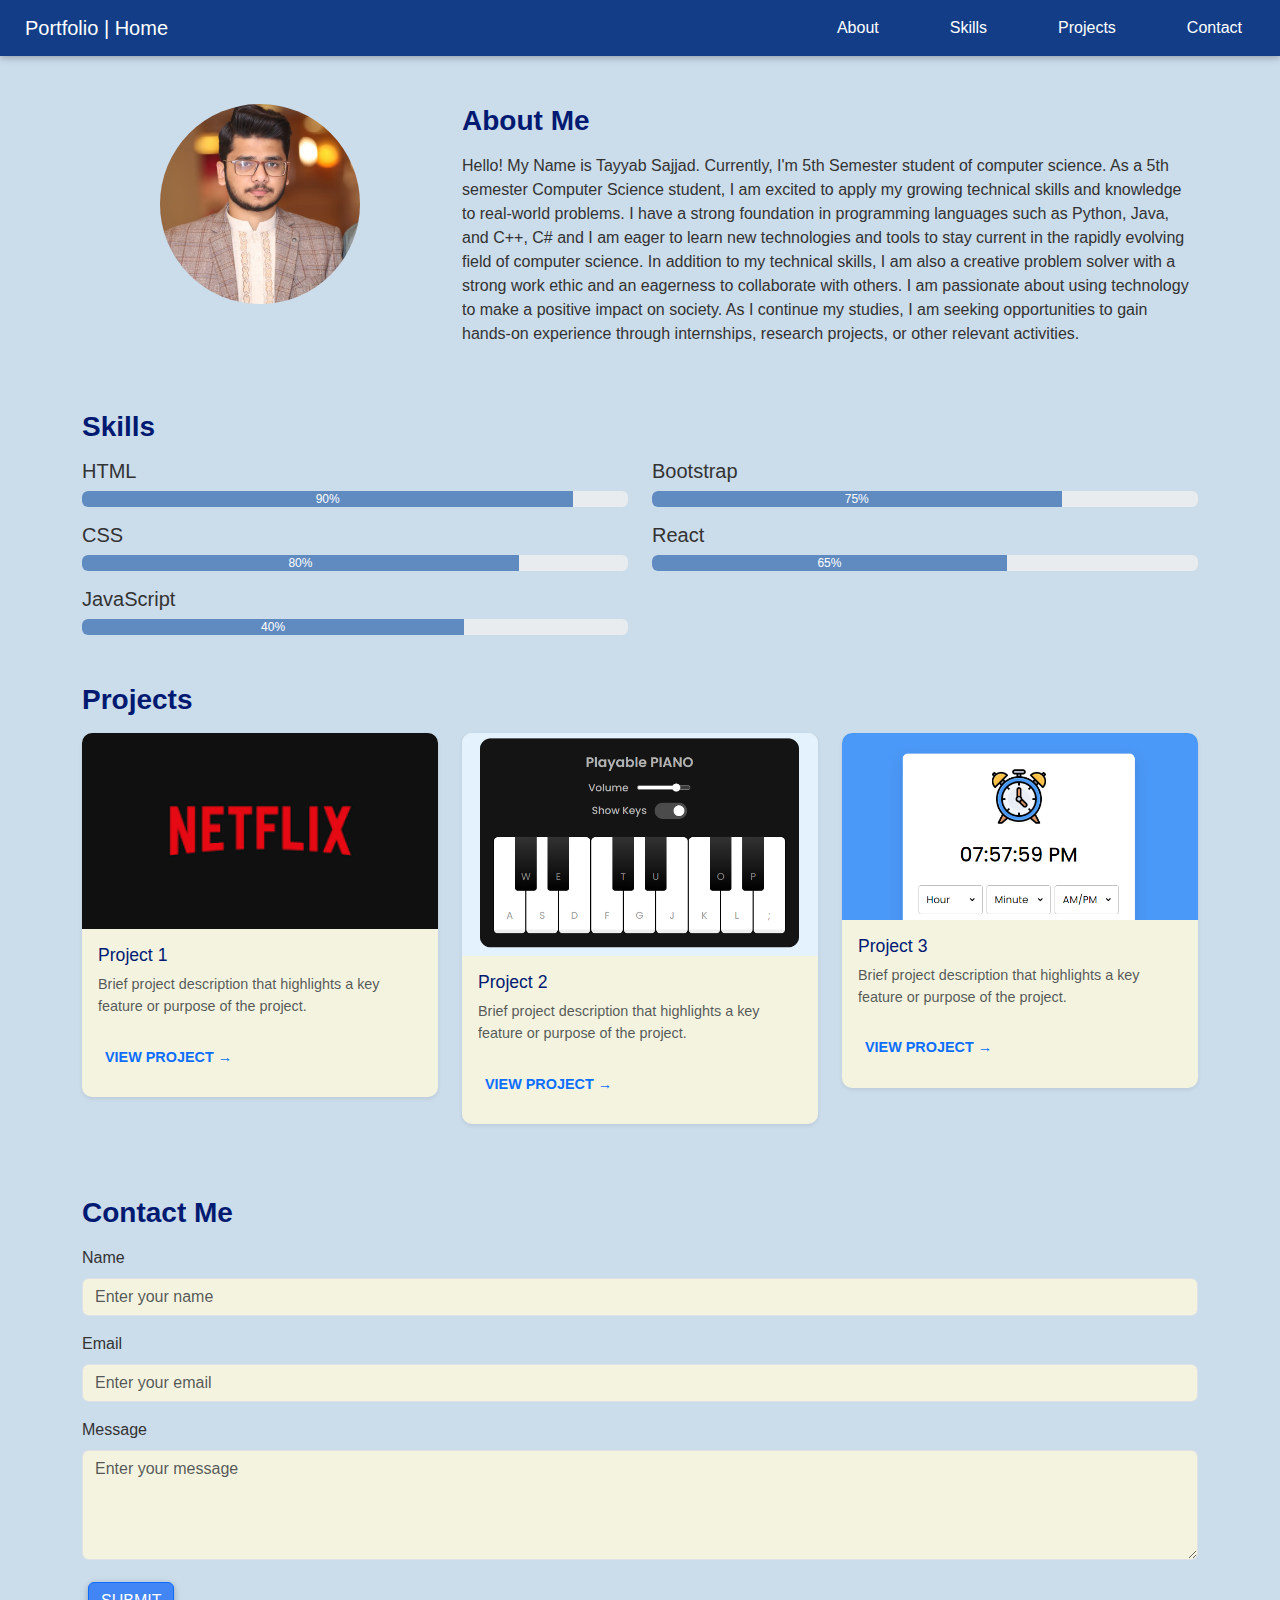
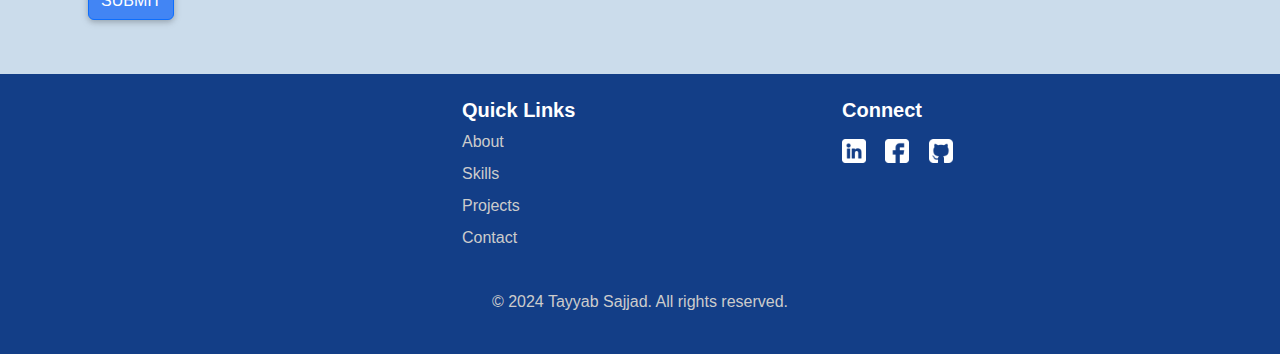
<file: index.html>
<!DOCTYPE html>
<html lang="en">
  <head>
    <meta charset="UTF-8" />
    <meta name="viewport" content="width=device-width, initial-scale=1.0" />
    <link rel="stylesheet" href="./CSS/bootstrap.css" />
    <link rel="stylesheet" href="./CSS/mdb.css" />
    <link rel="stylesheet" href="./CSS/style.css" />
    <link rel="shortcut icon" href="images/suitcase.png" type="image/x-icon">

    <link
      rel="stylesheet"
      href="https://cdnjs.cloudflare.com/ajax/libs/font-awesome/6.6.0/css/all.min.css"
      integrity="sha512-Kc323vGBEqzTmouAECnVceyQqyqdsSiqLQISBL29aUW4U/M7pSPA/gEUZQqv1cwx4OnYxTxve5UMg5GT6L4JJg=="
      crossorigin="anonymous"
      referrerpolicy="no-referrer"
    />
    <!-- Latest compiled and minified CSS -->
<link href="https://cdn.jsdelivr.net/npm/bootstrap@5.3.3/dist/css/bootstrap.min.css" rel="stylesheet">

<!-- Latest compiled JavaScript -->
<script src="https://cdn.jsdelivr.net/npm/bootstrap@5.3.3/dist/js/bootstrap.bundle.min.js"></script>
    <title>My Portfolio</title>
    <style>
      /* Custom styling inspired by Ulster University's website */
      body {
        font-family: Arial, sans-serif;
        color: #333;
        background-color: #CBDCEB;
      }
      
      .navbar {
        background-color: #133E87; /* Dark blue color */
      }
      .navbar-brand,
      .nav-link {
        color: #fff;
        margin-left: 25px;
        margin-right: 30px;
      }
      .navbar-toggler {
        border-color: #fff;
      }
      .section-title {
        color: #001a72;
        font-weight: bold;
        font-size: 1.75rem;
        margin-bottom: 1rem;
      }
      .profile-pic {
        width: 200px;
        height: 200px;
        border-radius: 50%;
        object-fit: cover;
      }
      .progress-bar {
        background-color: #608BC1;
      }
      /* Card Styling */
      .card {
    border: none;
    border-radius: 10px; /* No rounded corners for a sharper, cleaner look */
    transition: transform 0.2s ease-in-out;
    background-color: #F3F3E0;
  }
  .card:hover {
    transform: scale(1.03); /* Slight hover effect for interactivity */
    box-shadow: 0 4px 20px rgba(0, 0, 0, 0.1); /* Subtle shadow on hover */
  }
  .card-img-top {
    border-top-left-radius: 10px; /* Make sure image does not have rounded corners */
    border-top-right-radius: 10px;
  }
  .card-title {
    font-size: 1.1rem;
    font-weight: bold;
    color: #001a72;
  }
  .card-text {
    font-size: 0.95rem;
    color: #666;
  }
  .btn-link {
    font-size: 0.9rem;
    font-weight: bold;
    color: #608BC1;
    text-decoration: none;
  }
  .btn-link:hover {
    color: #133E87; /* Darker blue on hover */
    text-decoration: underline;
  }
  .form-control{
    background-color: #F3F3E0 ;
  }
  
      /* Footer Styles */
  .footer {
    background-color: #133E87;
    color: white;
  }
  .footer-title {
    font-weight: bold;
    color: #ffffff;
  }
  .footer p, .footer a, .footer ul {
    color: #cccccc;
  }
  
  .footer a.footer-link {
    text-decoration: none;
    color: #cccccc;
  }
  .footer a.footer-link:hover {
    color: #ffffff;
    text-decoration: underline;
  }
  .footer ul {
    padding: 0;
    list-style: none;
  }
  .footer ul li {
    margin: 8px 0;
  }
  .footer .list-inline-item {
    margin-right: 15px;
  }
  .footer .footer-social-link img {
    filter: brightness(0) invert(1); /* Makes icons white */
    transition: filter 0.3s ease;
  }
  .footer .footer-social-link img:hover {
    filter: brightness(1.5); /* Hover effect for icons */
  }
    </style>
  </head>
  <body>
    <!-- Header Section with Navigation -->
    <!-- <nav class="navbar navbar-expand-lg navbar-dark">
      <a class="navbar-brand" href="#">My Portfolio</a>
      <button
        class="navbar-toggler"
        type="button"
        data-bs-toggle="collapse"
        data-bs-target="#navbarNav"
        aria-controls="navbarNav"
        aria-expanded="false"
        aria-label="Toggle navigation"
      >
        <span class="navbar-toggler-icon"></span>
      </button>
      <div class="collapse navbar-collapse" id="navbarNav">
        <ul class="navbar-nav ml-auto">
          <li class="nav-item"><a class="nav-link" href="#about">About</a></li>
          <li class="nav-item">
            <a class="nav-link" href="#skills">Skills</a>
          </li>
          <li class="nav-item">
            <a class="nav-link" href="#projects">Projects</a>
          </li>
          <li class="nav-item">
            <a class="nav-link" href="#contact">Contact</a>
          </li>
        </ul>
      </div>
    </nav> -->

    <nav class="navbar navbar-expand-lg navbar-dark ">
      <a class="navbar-brand" href="index.html">Portfolio | Home</a>
      <button
        class="navbar-toggler"
        type="button"
        data-bs-toggle="collapse"
        data-bs-target="#navbarNav"
        aria-controls="navbarNav"
        aria-expanded="false"
        aria-label="Toggle navigation"
      >
        <span class="navbar-toggler-icon"></span>
      </button>
      <div class="collapse navbar-collapse" id="navbarNav">
        <ul class="navbar-nav ms-auto">
          <!-- <li class="nav-item"><a class="nav-link" href="#about">About</a></li> -->
          <li class="nav-item"><a class="nav-link" href="about.html" target="_blank"> <i class="fa-solid fa-circle-info"></i> About</a></li>
          <li class="nav-item"><a class="nav-link" href="skills.html"target="_blank"> <i class="fa-solid fa-gear"></i> Skills</a></li>
          <li class="nav-item"><a class="nav-link" href="project.html"target="_blank"> <i class="fa-solid fa-chart-simple"></i> Projects</a></li>
          <li class="nav-item"><a class="nav-link" href="contact.html"target="_blank"> <i class="fa-solid fa-paper-plane"></i> Contact</a></li>
        </ul>
      </div>
    </nav>
    
    
    <!-- About Me Section -->
    <section id="about" class="container my-5">
      <div class="row">
        <div class="col-md-4 text-center">
          <img src="/images/myimg.jpg" alt="Profile Picture" class="profile-pic" />
        </div>
        <div class="col-md-8">
          <h2 class="section-title">About Me</h2>
          <p>
            Hello! My Name is Tayyab 
Sajjad. Currently, I'm 5th Semester student of computer science.
As a 5th semester Computer Science student, I am excited to apply my growing technical skills and knowledge to real-world problems. I have a strong foundation in programming languages such as Python, Java, and C++, C# and I am eager to learn new technologies and tools to stay current in the rapidly evolving field of computer science.
In addition to my technical skills, I am also a creative problem solver with a strong work ethic and an eagerness to collaborate with others. I am passionate about using technology to make a positive impact on society.
As I continue my studies, I am seeking opportunities to gain hands-on experience through internships, research projects, or other relevant activities.
          </p>
        </div>
      </div>
    </section>

    <!-- Skills Section -->
    <section id="skills" class="container my-5">
      <h2 class="section-title">Skills</h2>
      <div class="row">
        <div class="col-md-6">
          <h5>HTML</h5>
          <div class="progress mb-3">
            <div
              class="progress-bar"
              role="progressbar"
              style="width: 90%"
              aria-valuenow="90"
              aria-valuemin="0"
              aria-valuemax="100"
            >
              90%
            </div>
          </div>
          <h5>CSS</h5>
          <div class="progress mb-3">
            <div
              class="progress-bar"
              role="progressbar"
              style="width: 80%"
              aria-valuenow="80"
              aria-valuemin="0"
              aria-valuemax="100"
            >
              80%
            </div>
          </div>
          <h5>JavaScript</h5>
          <div class="progress">
            <div
              class="progress-bar"
              role="progressbar"
              style="width: 70%"
              aria-valuenow="70"
              aria-valuemin="0"
              aria-valuemax="100"
            >
              40%
            </div>
          </div>
        </div>
        <div class="col-md-6">
          <h5>Bootstrap</h5>
          <div class="progress mb-3">
            <div
              class="progress-bar"
              role="progressbar"
              style="width: 75%"
              aria-valuenow="75"
              aria-valuemin="0"
              aria-valuemax="100"
            >
              75%
            </div>
          </div>
          <h5>React</h5>
          <div class="progress mb-3">
            <div
              class="progress-bar"
              role="progressbar"
              style="width: 65%"
              aria-valuenow="65"
              aria-valuemin="0"
              aria-valuemax="100"
            >
              65%
            </div>
          </div>
        </div>
      </div>
    </section>

 <!-- Projects Section -->
<section id="projects" class="container my-5">
  <h2 class="section-title">Projects</h2>
  <div class="row">
    <!-- Project 1 Card -->
    <div class="col-md-4">
      <div class="card mb-4 border-0 shadow-sm">
        <img class="card-img-top" src="/images/project1.png" alt="Project 1">
        <div class="card-body">
          <h5 class="card-title">Project 1</h5>
          <p class="card-text text-muted">Brief project description that highlights a key feature or purpose of the project.</p>
          <a href="http://colonnetflix.free.nf/?i=1" class="btn btn-link text-primary pl-0" target="_blank">View Project &rarr;</a>
        </div>
      </div>
    </div>
    <!-- Project 2 Card -->
    <div class="col-md-4">
      <div class="card mb-4 border-0 shadow-sm">
        <img class="card-img-top" src="images/project2.png" alt="Project 2">
        <div class="card-body">
          <h5 class="card-title">Project 2</h5>
          <p class="card-text text-muted">Brief project description that highlights a key feature or purpose of the project.</p>
          <a href="http://onlinepaino.42web.io/?i=1" class="btn btn-link text-primary pl-0" target="_blank">View Project &rarr;</a>
        </div>
      </div>
    </div>
    <!-- Project 3 Card -->
    <div class="col-md-4">
      <div class="card mb-4 border-0 shadow-sm">
        <img class="card-img-top" src="images/project3.png" alt="Project 3">
        <div class="card-body">
          <h5 class="card-title">Project 3</h5>
          <p class="card-text text-muted">Brief project description that highlights a key feature or purpose of the project.</p>
          <a href="http://alaramclock.freesite.online/?i=1" class="btn btn-link text-primary pl-0" target="_blank">View Project &rarr;</a>
        </div>
      </div>
    </div>
  </div>
</section>


    <!-- Contact Section -->
    <section id="contact" class="container my-5">
      <h2 class="section-title">Contact Me</h2>
      <form>
        <div class="form-group">
          <label for="name">Name</label>
          <input
            type="text"
            class="form-control"
            id="name"
            placeholder="Enter your name"
          />
        </div>
        <div class="form-group">
          <label for="email">Email</label>
          <input
            type="email"
            class="form-control"
            id="email"
            placeholder="Enter your email"
          />
        </div>
        <div class="form-group">
          <label for="message">Message</label>
          <textarea
            class="form-control"
            id="message"
            rows="4"
            placeholder="Enter your message"
          ></textarea>
        </div>
        <button type="submit" class="btn btn-primary">Submit</button>
      </form>
    </section>

   <!-- Footer Section -->
<footer class="footer mt-5 pt-4 pb-4">
  <div class="container">
    <div class="row">
      <!-- About Section -->
      <div class="col-md-4">
        <!-- <h5 class="footer-title">About Me</h5>
        <p class="text-muted">I'm a passionate web developer committed to creating effective, user-friendly digital experiences.</p> -->
      </div>
      
      <!-- Quick Links -->
      <div class="col-md-4">
        <h5 class="footer-title">Quick Links</h5>
        <ul class="list-unstyled">
          <li><a href="#about" class="footer-link">About</a></li>
          <li><a href="#skills" class="footer-link">Skills</a></li>
          <li><a href="#projects" class="footer-link">Projects</a></li>
          <li><a href="#contact" class="footer-link">Contact</a></li>
        </ul>
      </div>
      
      <!-- Social Media Links -->
      <div class="col-md-4">
        <h5 class="footer-title">Connect</h5>
        <ul class="list-inline">
          <li class="list-inline-item">
            <a href="https://www.linkedin.com/in/tayyab-sajjad/" class="footer-social-link" target="_blank">
              <img src="/images/linkedin.png" alt="LinkedIn" width="24">
            </a>
          </li>
          <li class="list-inline-item">
            <a href="https://www.facebook.com/profile.php?id=100009585791533" class="footer-social-link" target="_blank">
              <img src="/images/facebook.png" alt="FaceBook" width="24">
            </a>
          </li>
          <li class="list-inline-item">
            <a href="https://github.com/tayyab2203" class="footer-social-link" target="_blank">
              <img src="/images/github-sign.png" alt="Twitter" width="24">
            </a>
          </li>
        </ul>
      </div>
    </div>

    <!-- Copyright Section -->
    <div class="row mt-4">
      <div class="col text-center text-muted">
        <p>&copy; 2024 Tayyab Sajjad. All rights reserved.</p>
      </div>
    </div>
  </div>
</footer>


    <script src="./JS/bootstrapjs.js"></script>
    <script src="./JS/jquery.js"></script>
    <script src="./JS/mdbjs.js"></script>
    <script src="./JS/popper.js"></script>
  </body>
</html>
</file>
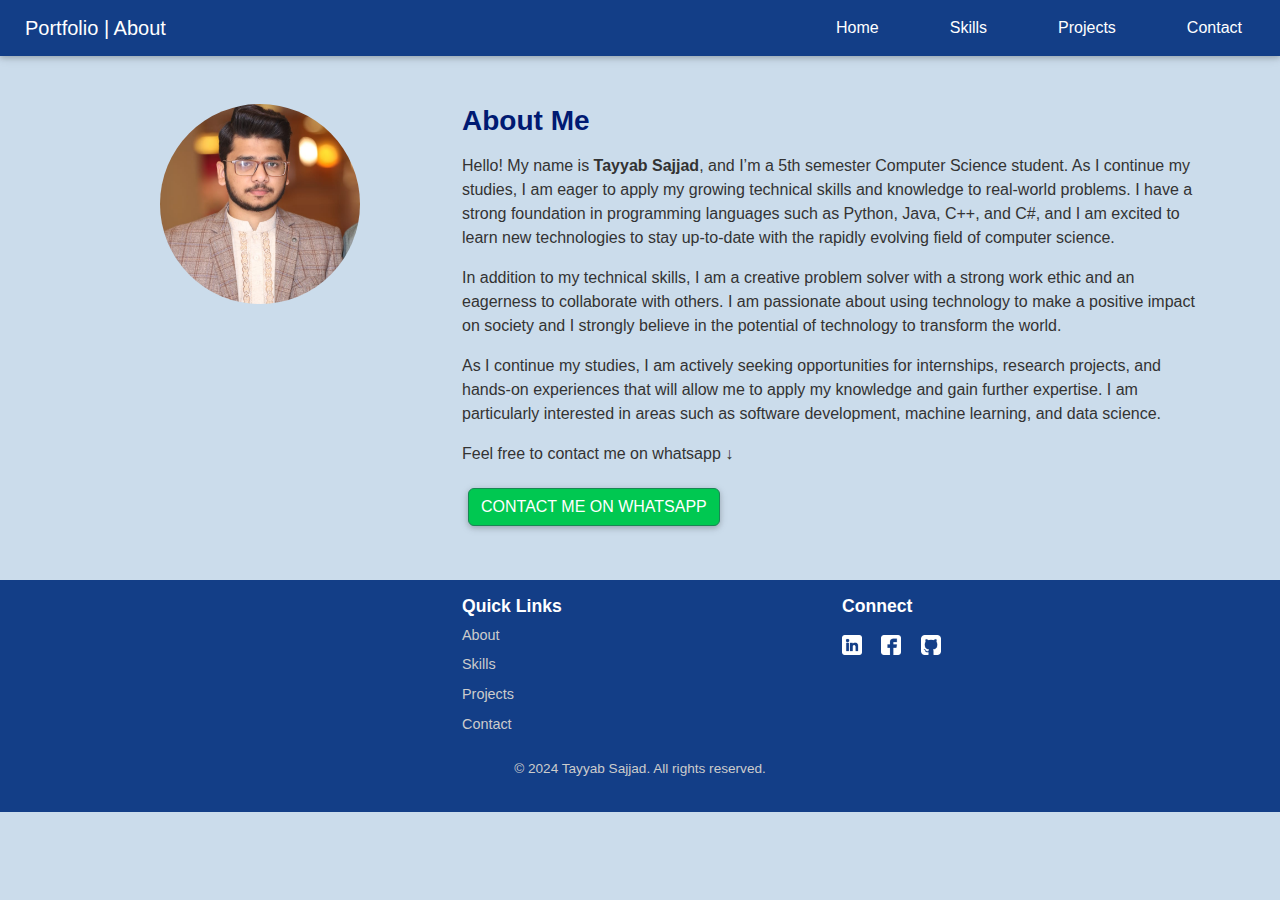
<file: about.html>
<!DOCTYPE html>
<html lang="en">

<head>
    <meta charset="UTF-8">
    <meta name="viewport" content="width=device-width, initial-scale=1.0">
    <link rel="shortcut icon" href="images/suitcase.png" type="image/x-icon">
    <link rel="stylesheet" href="./CSS/bootstrap.css" />
    <link rel="stylesheet" href="./CSS/mdb.css" />
    <link rel="stylesheet" href="./CSS/style.css" />

    <link
      rel="stylesheet"
      href="https://cdnjs.cloudflare.com/ajax/libs/font-awesome/6.6.0/css/all.min.css"
      integrity="sha512-Kc323vGBEqzTmouAECnVceyQqyqdsSiqLQISBL29aUW4U/M7pSPA/gEUZQqv1cwx4OnYxTxve5UMg5GT6L4JJg=="
      crossorigin="anonymous"
      referrerpolicy="no-referrer"
    />

    <!-- Latest compiled and minified CSS -->
    <link href="https://cdn.jsdelivr.net/npm/bootstrap@5.3.3/dist/css/bootstrap.min.css" rel="stylesheet">

    <!-- Latest compiled JavaScript -->
    <script src="https://cdn.jsdelivr.net/npm/bootstrap@5.3.3/dist/js/bootstrap.bundle.min.js"></script>

    <title>About | Portfolio</title>
    <style>
        body {
            font-family: Arial, sans-serif;
            color: #333;
            background-color: #CBDCEB;
        }

        .section-title {
            color: #001a72;
            font-weight: bold;
            font-size: 1.75rem;
            margin-bottom: 1rem;
        }

        .navbar {
            background-color: #133E87;
        }

        .navbar-brand,
        .nav-link {
            color: #fff;
            margin-left: 25px;
            margin-right: 30px;
        }

        .navbar-toggler {
            border-color: #fff;
        }

        /* Profile Picture Style */
        .profile-pic {
            width: 200px;
            height: 200px;
            border-radius: 50%;
            object-fit: cover;
        }

        .footer {
            background-color: #133E87;
            color: white;
        }

        .footer-title {
            font-weight: bold;
            color: #ffffff;
        }

        .footer p,
        .footer a,
        .footer ul {
            color: #cccccc;
        }

        .footer a.footer-link {
            text-decoration: none;
            color: #cccccc;
        }

        .footer a.footer-link:hover {
            color: #ffffff;
            text-decoration: underline;
        }

        .footer ul {
            padding: 0;
            list-style: none;
        }

        .footer ul li {
            margin: 8px 0;
        }

        .footer .list-inline-item {
            margin-right: 15px;
        }

        .footer .footer-social-link img {
            filter: brightness(0) invert(1);
            transition: filter 0.3s ease;
        }

        .footer .footer-social-link img:hover {
            filter: brightness(1.5);
        }
    </style>
</head>

<body>

    <nav class="navbar navbar-expand-lg navbar-dark">
        <a class="navbar-brand" href="index.html">Portfolio | About</a>
        <button class="navbar-toggler" type="button" data-bs-toggle="collapse" data-bs-target="#navbarNav"
            aria-controls="navbarNav" aria-expanded="false" aria-label="Toggle navigation">
            <span class="navbar-toggler-icon"></span>
        </button>
        <div class="collapse navbar-collapse" id="navbarNav">
            <ul class="navbar-nav ms-auto">
                <li class="nav-item"><a class="nav-link" href="index.html"> <i class="fa-solid fa-house"></i> Home</a></li>
                <li class="nav-item"><a class="nav-link" href="skills.html" target="_blank"> <i class="fa-solid fa-gear"></i> Skills</a></li>
                <li class="nav-item"><a class="nav-link" href="project.html" target="_blank"> <i class="fa-solid fa-chart-simple"></i> Projects</a></li>
                <li class="nav-item"><a class="nav-link" href="contact.html" target="_blank"> <i class="fa-solid fa-paper-plane"></i> Contact</a></li>
            </ul>
        </div>
    </nav>

    <section id="about" class="container my-5">
        <div class="row">
            <div class="col-md-4 text-center">
                <!-- Profile Picture -->
                <img src="/images/myimg.jpg" alt="Profile Picture" class="profile-pic" />
            </div>
            <div class="col-md-8">
                <h2 class="section-title">About Me</h2>
                <p>
                    Hello! My name is <strong>Tayyab Sajjad</strong>, and I’m a 5th semester Computer Science student. 
                    As I continue my studies, I am eager to apply my growing technical skills and knowledge to real-world problems. 
                    I have a strong foundation in programming languages such as Python, Java, C++, and C#, and I am excited to learn new technologies 
                    to stay up-to-date with the rapidly evolving field of computer science.
                </p>
                <p>
                    In addition to my technical skills, I am a creative problem solver with a strong work ethic and an eagerness to collaborate 
                    with others. I am passionate about using technology to make a positive impact on society and I strongly believe in the 
                    potential of technology to transform the world.
                </p>
                <p>
                    As I continue my studies, I am actively seeking opportunities for internships, research projects, and hands-on experiences 
                    that will allow me to apply my knowledge and gain further expertise. I am particularly interested in areas such as 
                    software development, machine learning, and data science.
                </p>
                <p>
                    Feel free to contact me on whatsapp &DownArrow;
                </p>

                 <!-- Contact Me Button -->
    <a href="https://wa.me/923326099495" class="btn btn-success" target="_blank">
      Contact Me on WhatsApp
  </a>
            </div>
        </div>
    </section>

    <footer class="footer mt-3 pt-3 pb-3">
      <div class="container">
          <div class="row">
              <div class="col-md-4">
                  <!-- About Section (optional content can be added here) -->
              </div>
  
              <div class="col-md-4">
                  <h5 class="footer-title" style="font-size: 1.1rem;">Quick Links</h5>
                  <ul class="list-unstyled" style="font-size: 0.9rem;">
                      <li><a href="#about" class="footer-link">About</a></li>
                      <li><a href="#skills" class="footer-link">Skills</a></li>
                      <li><a href="#projects" class="footer-link">Projects</a></li>
                      <li><a href="#contact" class="footer-link">Contact</a></li>
                  </ul>
              </div>
  
              <div class="col-md-4">
                  <h5 class="footer-title" style="font-size: 1.1rem;">Connect</h5>
                  <ul class="list-inline">
                      <li class="list-inline-item">
                          <a href="https://www.linkedin.com/in/tayyab-sajjad/" class="footer-social-link" target="_blank">
                              <img src="/images/linkedin.png" alt="LinkedIn" width="20">
                          </a>
                      </li>
                      <li class="list-inline-item">
                          <a href="https://www.facebook.com/profile.php?id=100009585791533" class="footer-social-link" target="_blank">
                              <img src="/images/facebook.png" alt="Facebook" width="20">
                          </a>
                      </li>
                      <li class="list-inline-item">
                          <a href="https://github.com/tayyab2203" class="footer-social-link" target="_blank">
                              <img src="/images/github-sign.png" alt="GitHub" width="20">
                          </a>
                      </li>
                  </ul>
              </div>
          </div>
  
          <!-- Copyright Section -->
          <div class="row mt-2 ">
              <div class="col text-center text-muted">
                  <p style="font-size: 0.85rem;">&copy; 2024 Tayyab Sajjad. All rights reserved.</p>
              </div>
          </div>
      </div>
  </footer>
  

    <script src="./JS/bootstrapjs.js"></script>
    <script src="./JS/jquery.js"></script>
    <script src="./JS/mdbjs.js"></script>
    <script src="./JS/popper.js"></script>
</body>

</html>
</file>
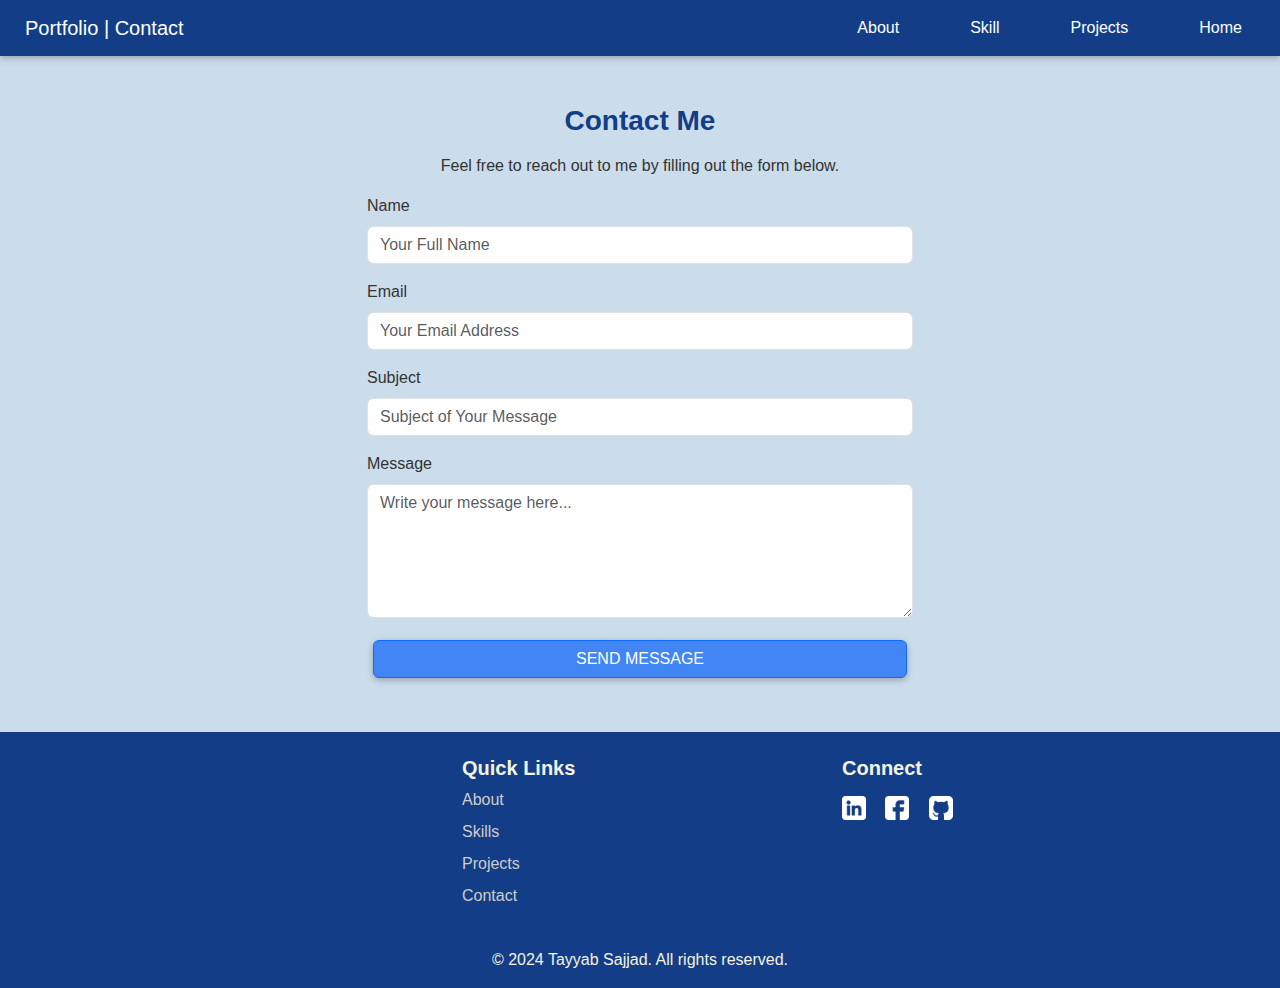
<file: contact.html>
<!DOCTYPE html>
<html lang="en">
<head>
    <meta charset="UTF-8">
    <meta name="viewport" content="width=device-width, initial-scale=1.0">
    <link rel="shortcut icon" href="images/suitcase.png" type="image/x-icon">
    <link rel="stylesheet" href="./CSS/bootstrap.css" />
    <link rel="stylesheet" href="./CSS/mdb.css" />

    <link
      rel="stylesheet"
      href="https://cdnjs.cloudflare.com/ajax/libs/font-awesome/6.6.0/css/all.min.css"
      integrity="sha512-Kc323vGBEqzTmouAECnVceyQqyqdsSiqLQISBL29aUW4U/M7pSPA/gEUZQqv1cwx4OnYxTxve5UMg5GT6L4JJg=="
      crossorigin="anonymous"
      referrerpolicy="no-referrer"
    />

     <!-- Latest compiled and minified CSS -->
     <link href="https://cdn.jsdelivr.net/npm/bootstrap@5.3.3/dist/css/bootstrap.min.css" rel="stylesheet">

     <!-- Latest compiled JavaScript -->
     <script src="https://cdn.jsdelivr.net/npm/bootstrap@5.3.3/dist/js/bootstrap.bundle.min.js"></script>

    
    <link rel="stylesheet" href="./CSS/style.css" />
    <title>Contact | Portfolio</title>
    <style>
        body{
        font-family: Arial, sans-serif;
        color: #333;
        background-color: #CBDCEB;
      }
        .section-title {
        color: #133E87;
        font-weight: bold;
        font-size: 1.75rem;
        margin-bottom: 1rem;
      }
      .progress-bar {
        background-color: #608BC1;
      }
      .navbar {
        background-color: #133E87; 
      }
      .navbar-brand,
      .nav-link {
        color: #fff;
        margin-left: 25px;
        margin-right: 30px;
      }
      .navbar-toggler {
        border-color: #fff;
      }
      .footer {
    background-color: #133E87;
    color: white;
  }
  .footer-title {
    font-weight: bold;
    color: #F3F3E0;
  }
  .footer p, .footer a, .footer ul {
    color: #F3F3E0;
  }
  .footer a.footer-link {
    text-decoration: none;
    color: #cccccc;
  }
  .footer a.footer-link:hover {
    color: #ffffff;
    text-decoration: underline;
  }
  .footer ul {
    padding: 0;
    list-style: none;
  }
  .footer ul li {
    margin: 8px 0;
  }
  .footer .list-inline-item {
    margin-right: 15px;
  }
  .footer .footer-social-link img {
    filter: brightness(0) invert(1); /* Makes icons white */
    transition: filter 0.3s ease;
  }
  .footer .footer-social-link img:hover {
    filter: brightness(1.5); /* Hover effect for icons */
  }
  .form-control:focus {
            border-color: #133E87;
            box-shadow: 0 0 5px rgba(19, 62, 135, 0.5);
        }
    </style>
</head>
<body>
    <nav class="navbar navbar-expand-lg navbar-dark ">
        <a class="navbar-brand" href="index.html">Portfolio | Contact</a>
        <button
          class="navbar-toggler"
          type="button"
          data-bs-toggle="collapse"
          data-bs-target="#navbarNav"
          aria-controls="navbarNav"
          aria-expanded="false"
          aria-label="Toggle navigation"
        >
          <span class="navbar-toggler-icon"></span>
        </button>
        <div class="collapse navbar-collapse" id="navbarNav">
          <ul class="navbar-nav ms-auto">
            <!-- <li class="nav-item"><a class="nav-link" href="#about">About</a></li> -->
            <li class="nav-item"><a class="nav-link" href="about.html" target="_blank"> <i class="fa-solid fa-circle-info"></i> About</a></li>
            <li class="nav-item"><a class="nav-link" href="skills.html" target="_blank" > <i class="fa-solid fa-gear"></i> Skill</a></li>
            <li class="nav-item"><a class="nav-link" href="project.html"target="_blank"> <i class="fa-solid fa-chart-simple"></i> Projects</a></li>
            <li class="nav-item"><a class="nav-link" href="index.html"> <i class="fa-solid fa-house"></i> Home</a></li>
          </ul>
        </div>
      </nav>
      <!-- <nav class="navbar navbar-expand-lg navbar-dark">
        <a class="navbar-brand" href="index.html">Portfolio | Contact</a>
        <button
          class="navbar-toggler"
          type="button"
          data-bs-toggle="collapse"
          data-bs-target="#navbarNav"
          aria-controls="navbarNav"
          aria-expanded="false"
          aria-label="Toggle navigation"
        >
          <span class="navbar-toggler-icon"></span>
        </button>
        <div class="collapse navbar-collapse" id="navbarNav">
          <ul class="navbar-nav ms-auto">
            <li class="nav-item"><a class="nav-link" href="about.html" target="_blank">About</a></li>
            <li class="nav-item"><a class="nav-link" href="index.html">Home</a></li>
            <li class="nav-item"><a class="nav-link" href="project.html" target="_blank">Projects</a></li>
            <li class="nav-item"><a class="nav-link" href="contact.html" target="_blank">Contact</a></li>
          </ul>
        </div>
    </nav> -->
    <!-- Contact Form -->
    <div class="container mt-5">
        <h2 class="section-title text-center">Contact Me</h2>
        <p class="text-center">Feel free to reach out to me by filling out the form below.</p>
        <div class="row justify-content-center">
            <div class="col-md-6">
                <form action="#" method="POST">
                    <div class="mb-3">
                        <label for="name" class="form-label">Name</label>
                        <input type="text" class="form-control" id="name" name="name" placeholder="Your Full Name" required>
                    </div>
                    <div class="mb-3">
                        <label for="email" class="form-label">Email</label>
                        <input type="email" class="form-control" id="email" name="email" placeholder="Your Email Address" required>
                    </div>
                    <div class="mb-3">
                        <label for="subject" class="form-label">Subject</label>
                        <input type="text" class="form-control" id="subject" name="subject" placeholder="Subject of Your Message" required>
                    </div>
                    <div class="mb-3">
                        <label for="message" class="form-label">Message</label>
                        <textarea class="form-control" id="message" name="message" rows="5" placeholder="Write your message here..." required></textarea>
                    </div>
                    <div class="d-grid">
                        <button type="submit" class="btn btn-primary" style="background-color: #133E87;">Send Message</button>
                    </div>
                </form>
            </div>
        </div>
    </div>
      <footer class="footer mt-5 pt-4 ">
        <div class="container">
          <div class="row">
            <!-- About Section -->
            <div class="col-md-4">
              <!-- <h5 class="footer-title">About Me</h5>
              <p class="text-primary">I'm a passionate web developer committed to creating effective, user-friendly digital experiences.</p> -->
            </div>
            
            <!-- Quick Links -->
            <div class="col-md-4">
              <h5 class="footer-title">Quick Links</h5>
              <ul class="list-unstyled">
                <li><a href="#about" class="footer-link">About</a></li>
                <li><a href="#skills" class="footer-link">Skills</a></li>
                <li><a href="#projects" class="footer-link">Projects</a></li>
                <li><a href="#contact" class="footer-link">Contact</a></li>
              </ul>
            </div>
            
            <!-- Social Media Links -->
            <div class="col-md-4">
              <h5 class="footer-title">Connect</h5>
              <ul class="list-inline">
                <li class="list-inline-item">
                  <a href="https://www.linkedin.com/in/tayyab-sajjad/" class="footer-social-link" target="_blank">
                    <img src="/images/linkedin.png" alt="LinkedIn" width="24">
                  </a>
                </li>
                <li class="list-inline-item">
                  <a href="https://www.facebook.com/profile.php?id=100009585791533" class="footer-social-link" target="_blank">
                    <img src="/images/facebook.png" alt="FaceBook" width="24">
                  </a>
                </li>
                <li class="list-inline-item">
                  <a href="https://github.com/tayyab2203" class="footer-social-link" target="_blank">
                    <img src="/images/github-sign.png" alt="Twitter" width="24">
                  </a>
                </li>
              </ul>
            </div>
          </div>
      
          <!-- Copyright Section -->
          <div class="row mt-4">
            <div class="col text-center text-muted">
              <p>&copy; 2024 Tayyab Sajjad. All rights reserved.</p>
            </div>
          </div>
        </div>
      </footer>

    <script src="./JS/bootstrapjs.js"></script>
    <script src="./JS/jquery.js"></script>
    <script src="./JS/mdbjs.js"></script>
    <script src="./JS/popper.js"></script>
</body>
</html>
</file>
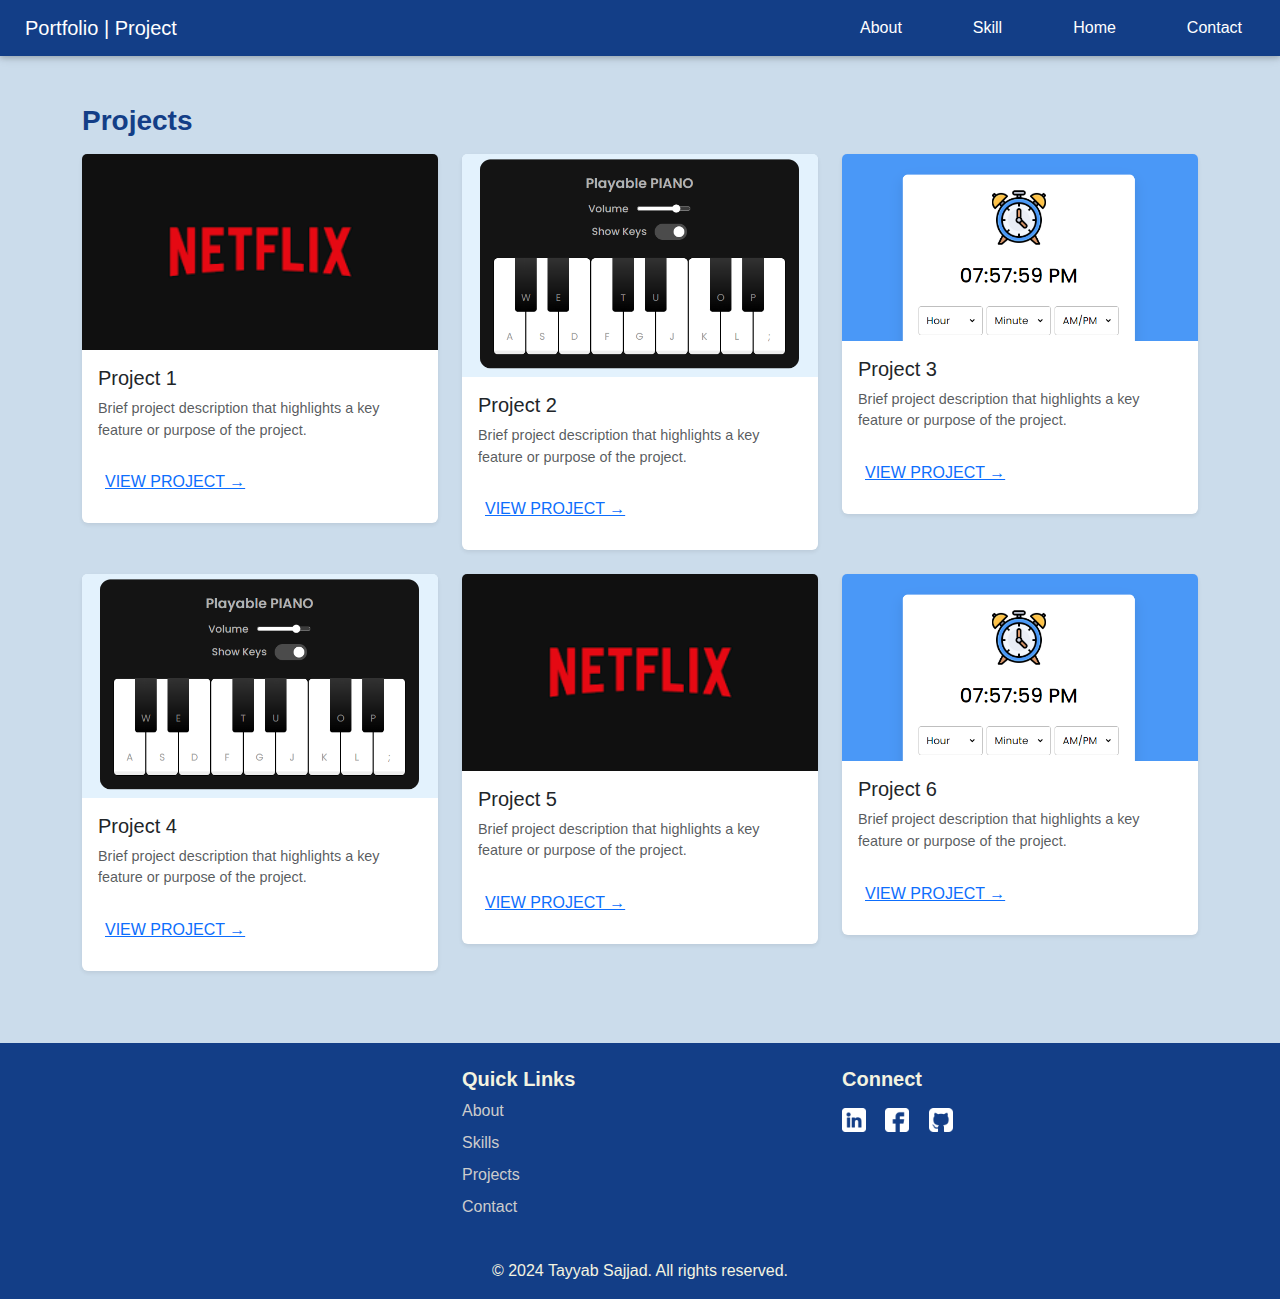
<file: project.html>
<!DOCTYPE html>
<html lang="en">
<head>
    <meta charset="UTF-8">
    <meta name="viewport" content="width=device-width, initial-scale=1.0">

    <link rel="shortcut icon" href="images/suitcase.png" type="image/x-icon">
    <link rel="stylesheet" href="./CSS/bootstrap.css" />
    <link rel="stylesheet" href="./CSS/mdb.css" />

    <link
      rel="stylesheet"
      href="https://cdnjs.cloudflare.com/ajax/libs/font-awesome/6.6.0/css/all.min.css"
      integrity="sha512-Kc323vGBEqzTmouAECnVceyQqyqdsSiqLQISBL29aUW4U/M7pSPA/gEUZQqv1cwx4OnYxTxve5UMg5GT6L4JJg=="
      crossorigin="anonymous"
      referrerpolicy="no-referrer"
    />

     <!-- Latest compiled and minified CSS -->
     <link href="https://cdn.jsdelivr.net/npm/bootstrap@5.3.3/dist/css/bootstrap.min.css" rel="stylesheet">

     <!-- Latest compiled JavaScript -->
     <script src="https://cdn.jsdelivr.net/npm/bootstrap@5.3.3/dist/js/bootstrap.bundle.min.js"></script>

    
    <link rel="stylesheet" href="./CSS/style.css" />
    <title>Project | Portfolio</title>

    <style>
        body{
        font-family: Arial, sans-serif;
        color: #333;
        background-color: #CBDCEB;
      }
        .section-title {
        color: #133E87;
        font-weight: bold;
        font-size: 1.75rem;
        margin-bottom: 1rem;
      }
      .progress-bar {
        background-color: #608BC1;
      }
      .navbar {
        background-color: #133E87; 
      }
      .navbar-brand,
      .nav-link {
        color: #fff;
        margin-left: 25px;
        margin-right: 30px;
      }
      .navbar-toggler {
        border-color: #fff;
      }
      .footer {
    background-color: #133E87;
    color: white;
  }
  .footer-title {
    font-weight: bold;
    color: #F3F3E0;
  }
  .footer p, .footer a, .footer ul {
    color: #F3F3E0;
  }
  .footer a.footer-link {
    text-decoration: none;
    color: #cccccc;
  }
  .footer a.footer-link:hover {
    color: #ffffff;
    text-decoration: underline;
  }
  .footer ul {
    padding: 0;
    list-style: none;
  }
  .footer ul li {
    margin: 8px 0;
  }
  .footer .list-inline-item {
    margin-right: 15px;
  }
  .footer .footer-social-link img {
    filter: brightness(0) invert(1); /* Makes icons white */
    transition: filter 0.3s ease;
  }
  .footer .footer-social-link img:hover {
    filter: brightness(1.5); /* Hover effect for icons */
  }
  .form-control:focus {
            border-color: #133E87;
            box-shadow: 0 0 5px rgba(19, 62, 135, 0.5);
        }
    </style>
</head>
<body>
    <nav class="navbar navbar-expand-lg navbar-dark ">
        <a class="navbar-brand" href="index.html">Portfolio | Project</a>
        <button
          class="navbar-toggler"
          type="button"
          data-bs-toggle="collapse"
          data-bs-target="#navbarNav"
          aria-controls="navbarNav"
          aria-expanded="false"
          aria-label="Toggle navigation"
        >
          <span class="navbar-toggler-icon"></span>
        </button>
        <div class="collapse navbar-collapse" id="navbarNav">
          <ul class="navbar-nav ms-auto">
            <!-- <li class="nav-item"><a class="nav-link" href="#about">About</a></li> -->
            <li class="nav-item"><a class="nav-link" href="about.html" target="_blank"> <i class="fa-solid fa-circle-info"></i> About</a></li>
            <li class="nav-item"><a class="nav-link" href="skills.html" target="_blank" > <i class="fa-solid fa-chart-simple"></i> Skill</a></li>
            <li class="nav-item"><a class="nav-link" href="index.html"><i class="fa-solid fa-house"></i> Home</a></li>
            <li class="nav-item"><a class="nav-link" href="contact.html" target="_blank"> <i class="fa-solid fa-paper-plane"></i> Contact</a></li>
          </ul>
        </div>
      </nav>

      <!-- Projects Section -->
      <section id="projects" class="container my-5">
        <h2 class="section-title">Projects</h2>
        <div class="row">
            <!-- Project 1 Card -->
            <div class="col-md-4">
                <div class="card mb-4 border-0 shadow-sm">
                    <img class="card-img-top" src="/images/project1.png" alt="Project 1">
                    <div class="card-body">
                        <h5 class="card-title">Project 1</h5>
                        <p class="card-text text-muted">Brief project description that highlights a key feature or purpose of the project.</p>
                        <a href="http://colonnetflix.free.nf/?i=1" class="btn btn-link text-primary pl-0" target="_blank">View Project &rarr;</a>
                    </div>
                </div>
            </div>
    
            <!-- Project 2 Card -->
            <div class="col-md-4">
                <div class="card mb-4 border-0 shadow-sm">
                    <img class="card-img-top" src="/images/project2.png" alt="Project 2">
                    <div class="card-body">
                        <h5 class="card-title">Project 2</h5>
                        <p class="card-text text-muted">Brief project description that highlights a key feature or purpose of the project.</p>
                        <a href="http://onlinepaino.42web.io/?i=1" class="btn btn-link text-primary pl-0" target="_blank">View Project &rarr;</a>
                    </div>
                </div>
            </div>
    
            <!-- Project 3 Card -->
            <div class="col-md-4">
                <div class="card mb-4 border-0 shadow-sm">
                    <img class="card-img-top" src="/images/project3.png" alt="Project 3">
                    <div class="card-body">
                        <h5 class="card-title">Project 3</h5>
                        <p class="card-text text-muted">Brief project description that highlights a key feature or purpose of the project.</p>
                        <a href="http://alaramclock.freesite.online/?i=1" class="btn btn-link text-primary pl-0" target="_blank">View Project &rarr;</a>
                    </div>
                </div>
            </div>
    
            <!-- Project 4 Card -->
            <div class="col-md-4">
                <div class="card mb-4 border-0 shadow-sm">
                    <img class="card-img-top" src="/images/project2.png" alt="Project 4">
                    <div class="card-body">
                        <h5 class="card-title">Project 4</h5>
                        <p class="card-text text-muted">Brief project description that highlights a key feature or purpose of the project.</p>
                        <a href="http://exampleproject4.com" class="btn btn-link text-primary pl-0" target="_blank">View Project &rarr;</a>
                    </div>
                </div>
            </div>
    
            <!-- Project 5 Card -->
            <div class="col-md-4">
                <div class="card mb-4 border-0 shadow-sm">
                    <img class="card-img-top" src="/images/project1.png" alt="Project 5">
                    <div class="card-body">
                        <h5 class="card-title">Project 5</h5>
                        <p class="card-text text-muted">Brief project description that highlights a key feature or purpose of the project.</p>
                        <a href="http://exampleproject5.com" class="btn btn-link text-primary pl-0" target="_blank">View Project &rarr;</a>
                    </div>
                </div>
            </div>
    
            <!-- Project 6 Card -->
            <div class="col-md-4">
                <div class="card mb-4 border-0 shadow-sm">
                    <img class="card-img-top" src="/images/project3.png" alt="Project 6">
                    <div class="card-body">
                        <h5 class="card-title">Project 6</h5>
                        <p class="card-text text-muted">Brief project description that highlights a key feature or purpose of the project.</p>
                        <a href="http://exampleproject6.com" class="btn btn-link text-primary pl-0" target="_blank">View Project &rarr;</a>
                    </div>
                </div>
            </div>
        </div>
    </section>

    <footer class="footer mt-5 pt-4 ">
        <div class="container">
          <div class="row">
            <!-- About Section -->
            <div class="col-md-4">
              <!-- <h5 class="footer-title">About Me</h5>
              <p class="text-primary">I'm a passionate web developer committed to creating effective, user-friendly digital experiences.</p> -->
            </div>
            
            <!-- Quick Links -->
            <div class="col-md-4">
              <h5 class="footer-title">Quick Links</h5>
              <ul class="list-unstyled">
                <li><a href="#about" class="footer-link">About</a></li>
                <li><a href="#skills" class="footer-link">Skills</a></li>
                <li><a href="#projects" class="footer-link">Projects</a></li>
                <li><a href="#contact" class="footer-link">Contact</a></li>
              </ul>
            </div>
            
            <!-- Social Media Links -->
            <div class="col-md-4">
              <h5 class="footer-title">Connect</h5>
              <ul class="list-inline">
                <li class="list-inline-item">
                  <a href="https://www.linkedin.com/in/tayyab-sajjad/" class="footer-social-link" target="_blank">
                    <img src="/images/linkedin.png" alt="LinkedIn" width="24">
                  </a>
                </li>
                <li class="list-inline-item">
                  <a href="https://www.facebook.com/profile.php?id=100009585791533" class="footer-social-link" target="_blank">
                    <img src="/images/facebook.png" alt="FaceBook" width="24">
                  </a>
                </li>
                <li class="list-inline-item">
                  <a href="https://github.com/tayyab2203" class="footer-social-link" target="_blank">
                    <img src="/images/github-sign.png" alt="Twitter" width="24">
                  </a>
                </li>
              </ul>
            </div>
          </div>
      
          <!-- Copyright Section -->
          <div class="row mt-4">
            <div class="col text-center text-muted">
              <p>&copy; 2024 Tayyab Sajjad. All rights reserved.</p>
            </div>
          </div>
        </div>
      </footer>

    <script src="./JS/bootstrapjs.js"></script>
    <script src="./JS/jquery.js"></script>
    <script src="./JS/mdbjs.js"></script>
    <script src="./JS/popper.js"></script>
    
  
</body>
</html>
</file>
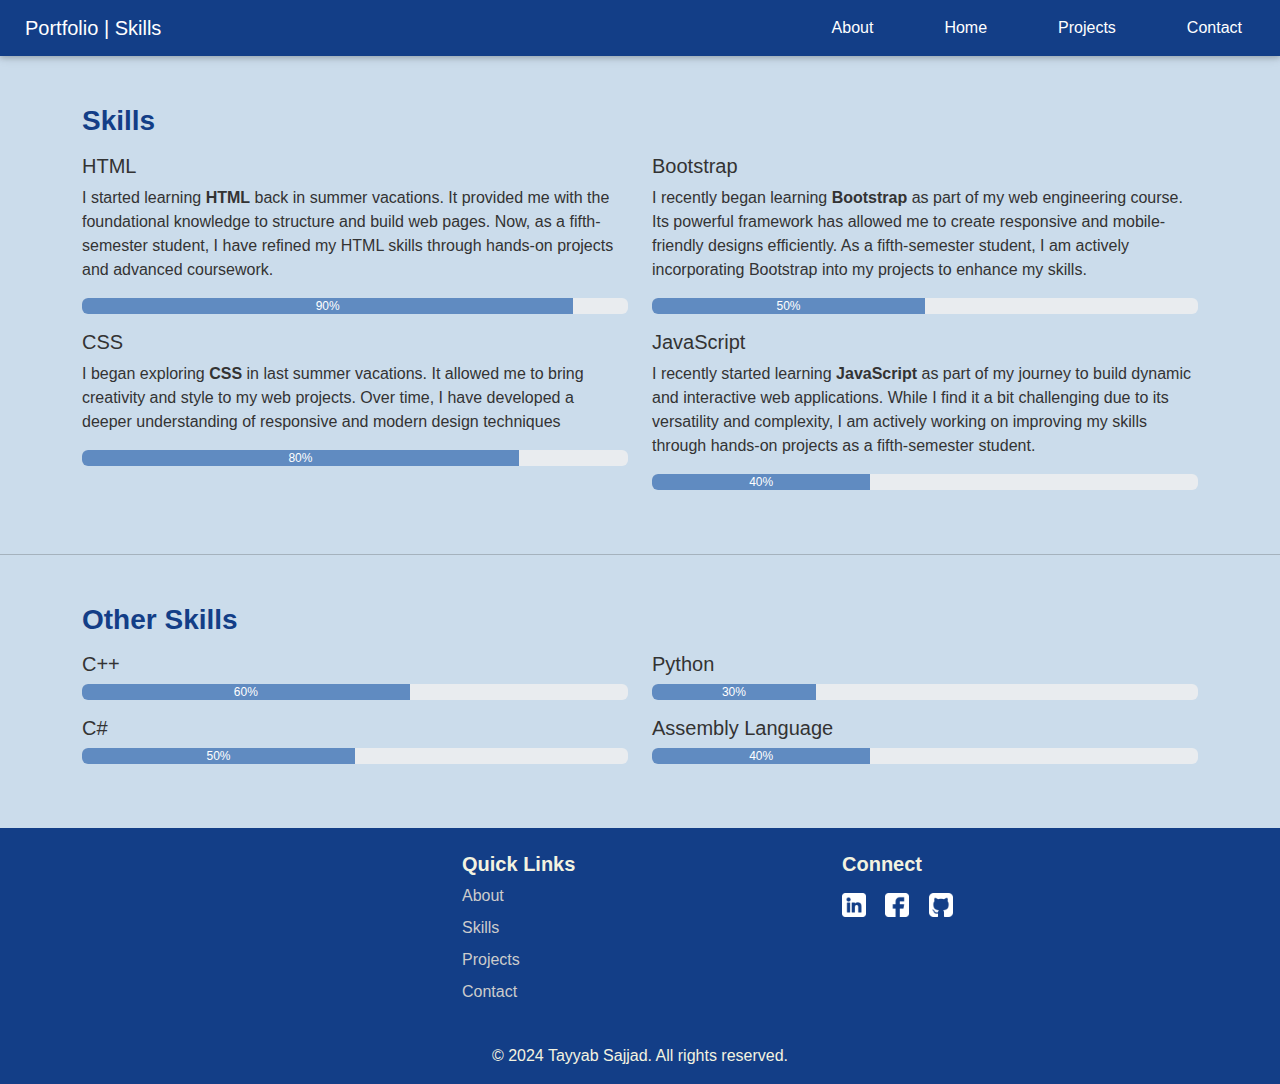
<file: skills.html>
<!DOCTYPE html>
<html lang="en">
<head>
    <meta charset="UTF-8">
    <meta name="viewport" content="width=device-width, initial-scale=1.0">
    <link rel="shortcut icon" href="images/suitcase.png" type="image/x-icon">
    <link rel="stylesheet" href="./CSS/bootstrap.css" />
    <link rel="stylesheet" href="./CSS/mdb.css" />
    <link rel="stylesheet" href="./CSS/style.css" />

    <link
      rel="stylesheet"
      href="https://cdnjs.cloudflare.com/ajax/libs/font-awesome/6.6.0/css/all.min.css"
      integrity="sha512-Kc323vGBEqzTmouAECnVceyQqyqdsSiqLQISBL29aUW4U/M7pSPA/gEUZQqv1cwx4OnYxTxve5UMg5GT6L4JJg=="
      crossorigin="anonymous"
      referrerpolicy="no-referrer"
    />
     <!-- Latest compiled and minified CSS -->
    <link href="https://cdn.jsdelivr.net/npm/bootstrap@5.3.3/dist/css/bootstrap.min.css" rel="stylesheet">

    <!-- Latest compiled JavaScript -->
    <script src="https://cdn.jsdelivr.net/npm/bootstrap@5.3.3/dist/js/bootstrap.bundle.min.js"></script>
    <title>Skills | Portfolio</title>
    <style>
      body{
        font-family: Arial, sans-serif;
        color: #333;
        background-color: #CBDCEB;
      }
        .section-title {
        color: #133E87;
        font-weight: bold;
        font-size: 1.75rem;
        margin-bottom: 1rem;
      }
      .progress-bar {
        background-color: #608BC1;
      }
      .navbar {
        background-color: #133E87; 
      }
      .navbar-brand,
      .nav-link {
        color: #fff;
        margin-left: 25px;
        margin-right: 30px;
      }
      .navbar-toggler {
        border-color: #fff;
      }
      .footer {
    background-color: #133E87;
    color: white;
  }
  .footer-title {
    font-weight: bold;
    color: #F3F3E0;
  }
  .footer p, .footer a, .footer ul {
    color: #F3F3E0;
  }
  .footer a.footer-link {
    text-decoration: none;
    color: #cccccc;
  }
  .footer a.footer-link:hover {
    color: #ffffff;
    text-decoration: underline;
  }
  .footer ul {
    padding: 0;
    list-style: none;
  }
  .footer ul li {
    margin: 8px 0;
  }
  .footer .list-inline-item {
    margin-right: 15px;
  }
  .footer .footer-social-link img {
    filter: brightness(0) invert(1); /* Makes icons white */
    transition: filter 0.3s ease;
  }
  .footer .footer-social-link img:hover {
    filter: brightness(1.5); /* Hover effect for icons */
  }
    </style>
</head>
<body>
    <nav class="navbar navbar-expand-lg navbar-dark ">
        <a class="navbar-brand" href="index.html">Portfolio | Skills</a>
        <button
          class="navbar-toggler"
          type="button"
          data-bs-toggle="collapse"
          data-bs-target="#navbarNav"
          aria-controls="navbarNav"
          aria-expanded="false"
          aria-label="Toggle navigation"
        >
          <span class="navbar-toggler-icon"></span>
        </button>
        <div class="collapse navbar-collapse" id="navbarNav">
          <ul class="navbar-nav ms-auto">
            <!-- <li class="nav-item"><a class="nav-link" href="#about">About</a></li> -->
            <li class="nav-item"><a class="nav-link" href="about.html" target="_blank"> <i class="fa-solid fa-circle-info"></i> About</a></li>
            <li class="nav-item"><a class="nav-link" href="index.html"> <i class="fa-solid fa-house"></i> Home</a></li>
            <li class="nav-item"><a class="nav-link" href="project.html"target="_blank"> <i class="fa-solid fa-chart-simple"></i> Projects</a></li>
            <li class="nav-item"><a class="nav-link" href="contact.html"target="_blank"> <i class="fa-solid fa-paper-plane"></i> Contact</a></li>
          </ul>
        </div>
      </nav>
    <!-- Skills Section -->
    <section id="skills" class="container my-5">
        <h2 class="section-title">Skills</h2>
        <div class="row">
          <div class="col-md-6">
            <h5>HTML</h5>
            <p>I started learning <b>HTML</b> back in summer vacations. It provided me with the foundational knowledge to structure and build web pages. Now, as a fifth-semester student, I have refined my HTML skills through hands-on projects and advanced coursework. </p>
            <div class="progress mb-3">
              <div
                class="progress-bar"
                role="progressbar"
                style="width: 90%"
                aria-valuenow="90"
                aria-valuemin="0"
                aria-valuemax="100"
              >
                90%
              </div>
            </div>
            <h5>CSS</h5>
            <p>I began exploring <b>CSS</b> in last summer vacations. It allowed me to bring creativity and style to my web projects. Over time, I have developed a deeper understanding of responsive and modern design techniques </p>
            <div class="progress mb-3">
              <div
                class="progress-bar"
                role="progressbar"
                style="width: 80%"
                aria-valuenow="80"
                aria-valuemin="0"
                aria-valuemax="100"
              >
                80%
              </div>
            </div>
          </div>
          <div class="col-md-6">
            <h5>Bootstrap</h5>
            <p>I recently began learning <b>Bootstrap</b> as part of my web engineering course. Its powerful framework has allowed me to create responsive and mobile-friendly designs efficiently. As a fifth-semester student, I am actively incorporating Bootstrap into my projects to enhance my skills. </p>
            <div class="progress mb-3">
              <div
                class="progress-bar"
                role="progressbar"
                style="width: 50%"
                aria-valuenow="75"
                aria-valuemin="0"
                aria-valuemax="100"
              >
                50%
              </div>
            </div>
            <h5>JavaScript</h5>
            <p>I recently started learning <b>JavaScript</b> as part of my journey to build dynamic and interactive web applications. While I find it a bit challenging due to its versatility and complexity, I am actively working on improving my skills through hands-on projects as a fifth-semester student. </p>
            <div class="progress mb-3">
              <div
                class="progress-bar"
                role="progressbar"
                style="width: 40%"
                aria-valuenow="65"
                aria-valuemin="0"
                aria-valuemax="100"
              >
                40%
              </div>
            </div>
          </div>
        </div>
      </section>
      <hr>
      <section id="skills" class="container my-5">
        <h2 class="section-title">Other Skills</h2>
        <div class="row">
          <div class="col-md-6">
            <h5>C++</h5>
            <div class="progress mb-3">
              <div
                class="progress-bar"
                role="progressbar"
                style="width: 60%"
                aria-valuenow="90"
                aria-valuemin="0"
                aria-valuemax="100"
              >
                60%
              </div>
            </div>
            <h5>C#</h5>
            <div class="progress mb-3">
              <div
                class="progress-bar"
                role="progressbar"
                style="width: 50%"
                aria-valuenow="80"
                aria-valuemin="0"
                aria-valuemax="100"
              >
                50%
              </div>
            </div>
          </div>
          <div class="col-md-6">
            <h5>Python</h5>
            <div class="progress mb-3">
              <div
                class="progress-bar"
                role="progressbar"
                style="width: 30%"
                aria-valuenow="75"
                aria-valuemin="0"
                aria-valuemax="100"
              >
                30%
              </div>
            </div>
            <h5>Assembly Language</h5>
            <div class="progress mb-3">
              <div
                class="progress-bar"
                role="progressbar"
                style="width: 40%"
                aria-valuenow="65"
                aria-valuemin="0"
                aria-valuemax="100"
              >
                40%
              </div>
            </div>
          </div>
        </div>
      </section>

      <footer class="footer mt-5 pt-4 ">
        <div class="container">
          <div class="row">
            <!-- About Section -->
            <div class="col-md-4">
              <!-- <h5 class="footer-title">About Me</h5>
              <p class="text-primary">I'm a passionate web developer committed to creating effective, user-friendly digital experiences.</p> -->
            </div>
            
            <!-- Quick Links -->
            <div class="col-md-4">
              <h5 class="footer-title">Quick Links</h5>
              <ul class="list-unstyled">
                <li><a href="#about" class="footer-link">About</a></li>
                <li><a href="#skills" class="footer-link">Skills</a></li>
                <li><a href="#projects" class="footer-link">Projects</a></li>
                <li><a href="#contact" class="footer-link">Contact</a></li>
              </ul>
            </div>
            
            <!-- Social Media Links -->
            <div class="col-md-4">
              <h5 class="footer-title">Connect</h5>
              <ul class="list-inline">
                <li class="list-inline-item">
                  <a href="https://www.linkedin.com/in/tayyab-sajjad/" class="footer-social-link" target="_blank">
                    <img src="/images/linkedin.png" alt="LinkedIn" width="24">
                  </a>
                </li>
                <li class="list-inline-item">
                  <a href="https://www.facebook.com/profile.php?id=100009585791533" class="footer-social-link" target="_blank">
                    <img src="/images/facebook.png" alt="FaceBook" width="24">
                  </a>
                </li>
                <li class="list-inline-item">
                  <a href="https://github.com/tayyab2203" class="footer-social-link" target="_blank">
                    <img src="/images/github-sign.png" alt="Twitter" width="24">
                  </a>
                </li>
              </ul>
            </div>
          </div>
      
          <!-- Copyright Section -->
          <div class="row mt-4">
            <div class="col text-center text-muted">
              <p>&copy; 2024 Tayyab Sajjad. All rights reserved.</p>
            </div>
          </div>
        </div>
      </footer>
      
</body>
</html>
</file>
<file: CSS/style.css>
/* .btn-primary{
    background: linear-gradient(45deg,black,violet);
    border-radius: 50px;
}
.bg-light{
    background: linear-gradient(45deg, maroon, deeppink);
} */
</file>
